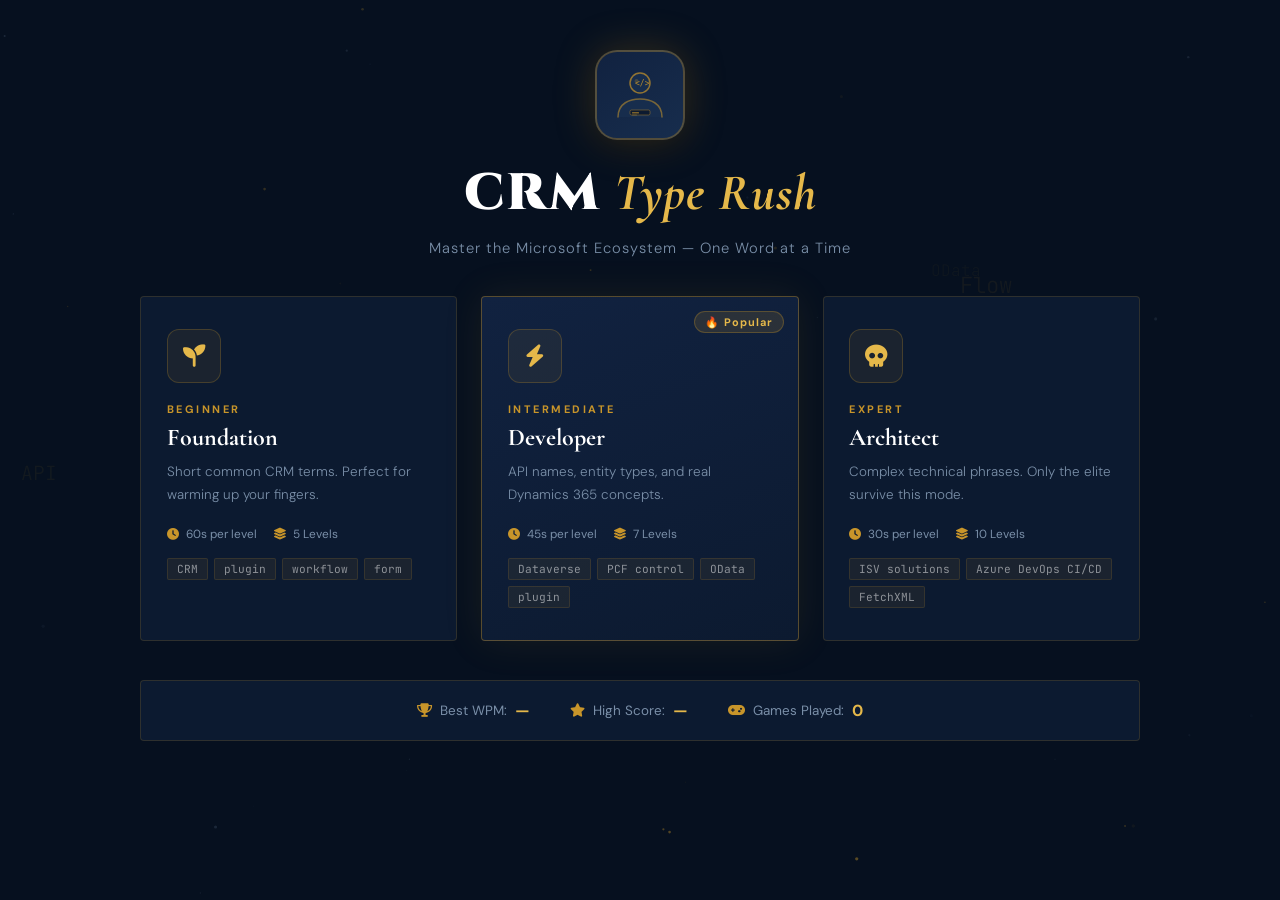
<file: game.html>
<!doctype html>
<html lang="en">
	<head>
		<meta charset="UTF-8" />
		<meta name="viewport" content="width=device-width, initial-scale=1.0" />
		<title>CRM Type Rush — Atif Ahmad</title>
		<link
			href="https://fonts.googleapis.com/css2?family=Cormorant+Garamond:wght@400;600;700&family=DM+Sans:wght@300;400;500;600;700&family=Cinzel:wght@400;600;700;900&family=JetBrains+Mono:wght@300;400;500;600;700&display=swap"
			rel="stylesheet"
		/>
		<link rel="stylesheet" href="https://cdnjs.cloudflare.com/ajax/libs/font-awesome/6.5.0/css/all.min.css" />
		<link rel="stylesheet" href="game.css" />
	</head>
	<body>
		<!-- Particle canvas -->
		<canvas id="particleCanvas"></canvas>

		<!-- ===== SCREEN: HOME ===== -->
		<div class="screen active" id="screen-home">
			<div class="home-inner">
				<div class="game-logo">
					<div class="logo-icon">
						<!-- Static developer / person avatar -->
						<svg viewBox="0 0 64 64" fill="none" xmlns="http://www.w3.org/2000/svg">
							<!-- Head -->
							<circle cx="32" cy="20" r="10" fill="#172d4d" stroke="rgba(200,149,42,0.7)" stroke-width="1.5" />
							<!-- Face highlight -->
							<circle cx="28.5" cy="18" r="2" fill="rgba(200,149,42,0.25)" />
							<!-- Code symbol on head -->
							<text x="27" y="23" font-family="monospace" font-size="8" fill="rgba(200,149,42,0.9)">&lt;/&gt;</text>
							<!-- Shoulders / body -->
							<path d="M10 54 C10 40 22 36 32 36 C42 36 54 40 54 54" fill="#172d4d" stroke="rgba(200,149,42,0.55)" stroke-width="1.5" stroke-linecap="round" />
							<!-- Laptop hint on lap -->
							<rect x="22" y="47" width="20" height="5" rx="1.5" fill="#0c1a30" stroke="rgba(200,149,42,0.4)" stroke-width="1" />
							<rect x="24" y="49" width="7" height="1.5" rx="0.5" fill="rgba(200,149,42,0.6)" />
							<rect x="24" y="51.5" width="5" height="1" rx="0.5" fill="rgba(200,149,42,0.35)" />
						</svg>
					</div>
					<h1 class="logo-title">CRM <em>Type Rush</em></h1>
					<p class="logo-sub">Master the Microsoft Ecosystem — One Word at a Time</p>
				</div>

				<div class="mode-grid">
					<div class="mode-card" data-mode="beginner" onclick="selectMode('beginner')">
						<div class="mode-icon"><i class="fas fa-seedling"></i></div>
						<div class="mode-badge">Beginner</div>
						<div class="mode-name">Foundation</div>
						<div class="mode-desc">Short common CRM terms. Perfect for warming up your fingers.</div>
						<div class="mode-meta">
							<span><i class="fas fa-clock"></i> 60s per level</span>
							<span><i class="fas fa-layer-group"></i> 5 Levels</span>
						</div>
						<div class="mode-words-preview"><span>CRM</span><span>plugin</span><span>workflow</span><span>form</span></div>
					</div>

					<div class="mode-card featured" data-mode="intermediate" onclick="selectMode('intermediate')">
						<div class="mode-hot">🔥 Popular</div>
						<div class="mode-icon"><i class="fas fa-bolt"></i></div>
						<div class="mode-badge">Intermediate</div>
						<div class="mode-name">Developer</div>
						<div class="mode-desc">API names, entity types, and real Dynamics 365 concepts.</div>
						<div class="mode-meta">
							<span><i class="fas fa-clock"></i> 45s per level</span>
							<span><i class="fas fa-layer-group"></i> 7 Levels</span>
						</div>
						<div class="mode-words-preview"><span>Dataverse</span><span>PCF control</span><span>OData</span><span>plugin</span></div>
					</div>

					<div class="mode-card" data-mode="expert" onclick="selectMode('expert')">
						<div class="mode-icon"><i class="fas fa-skull"></i></div>
						<div class="mode-badge">Expert</div>
						<div class="mode-name">Architect</div>
						<div class="mode-desc">Complex technical phrases. Only the elite survive this mode.</div>
						<div class="mode-meta">
							<span><i class="fas fa-clock"></i> 30s per level</span>
							<span><i class="fas fa-layer-group"></i> 10 Levels</span>
						</div>
						<div class="mode-words-preview"><span>ISV solutions</span><span>Azure DevOps CI/CD</span><span>FetchXML</span></div>
					</div>
				</div>

				<div class="home-footer">
					<div class="hf-stat"><i class="fas fa-trophy"></i> Best WPM: <strong id="best-wpm-display">—</strong></div>
					<div class="hf-stat"><i class="fas fa-star"></i> High Score: <strong id="best-score-display">—</strong></div>
					<div class="hf-stat"><i class="fas fa-gamepad"></i> Games Played: <strong id="games-played-display">0</strong></div>
				</div>
			</div>
		</div>

		<!-- ===== SCREEN: LEVEL SELECT ===== -->
		<div class="screen" id="screen-levels">
			<div class="levels-inner">
				<div class="levels-header">
					<button class="back-screen-btn" onclick="goHome()"><i class="fas fa-arrow-left"></i></button>
					<div>
						<div class="levels-eyebrow" id="levels-mode-label">Beginner Mode</div>
						<h2 class="levels-title">Choose Your <em>Level</em></h2>
					</div>
				</div>
				<div class="levels-grid" id="levels-grid"></div>
			</div>
		</div>

		<!-- ===== SCREEN: GAME ===== -->
		<div class="screen" id="screen-game">
			<div class="game-ui">
				<!-- Top HUD -->
				<div class="hud">
					<div class="hud-item">
						<div class="hud-label">WPM</div>
						<div class="hud-val" id="hud-wpm">0</div>
					</div>
					<div class="hud-item">
						<div class="hud-label">Accuracy</div>
						<div class="hud-val" id="hud-acc">100%</div>
					</div>
					<div class="hud-center">
						<div class="hud-level-badge" id="hud-level-badge">Level 1</div>
						<div class="timer-ring-wrap">
							<svg class="timer-ring" viewBox="0 0 120 120">
								<circle class="ring-track" cx="60" cy="60" r="52" />
								<circle class="ring-fill" id="ring-fill" cx="60" cy="60" r="52" />
							</svg>
							<div class="timer-num" id="timer-num">60</div>
						</div>
					</div>
					<div class="hud-item">
						<div class="hud-label">Score</div>
						<div class="hud-val" id="hud-score">0</div>
					</div>
					<div class="hud-item">
						<div class="hud-label">Streak</div>
						<div class="hud-val" id="hud-streak">0<span style="font-size: 0.6rem; color: var(--gold)">🔥</span></div>
					</div>
				</div>

				<!-- Word stream -->
				<div class="word-stream-wrap">
					<div class="word-stream" id="word-stream"></div>
				</div>

				<!-- Current word display -->
				<div class="current-word-display">
					<div class="cw-label">Type this word</div>
					<div class="current-word" id="current-word">—</div>
					<div class="cw-progress-wrap">
						<div class="cw-progress" id="cw-progress"></div>
					</div>
				</div>

				<!-- Input area -->
				<div class="input-area">
					<div class="input-wrap">
						<i class="fas fa-keyboard input-icon"></i>
						<input
							type="text"
							id="game-input"
							class="game-input"
							placeholder="Start typing…"
							autocomplete="off"
							autocorrect="off"
							autocapitalize="none"
							spellcheck="false"
						/>
						<div class="input-hint" id="input-hint"></div>
					</div>
				</div>

				<!-- Progress bar -->
				<div class="level-progress-wrap">
					<div class="lp-label">Level Progress</div>
					<div class="lp-track"><div class="lp-fill" id="lp-fill"></div></div>
					<div class="lp-words" id="lp-words">0 / 0 words</div>
				</div>

				<!-- Quit -->
				<button class="quit-btn" onclick="quitGame()"><i class="fas fa-times"></i> Quit</button>
			</div>
		</div>

		<!-- ===== SCREEN: RESULT ===== -->
		<div class="screen" id="screen-result">
			<div class="result-inner">
				<div class="result-trophy" id="result-trophy">🏆</div>
				<div class="result-title" id="result-title">Level Complete!</div>
				<div class="result-sub" id="result-sub">Excellent typing skills!</div>

				<div class="result-stats">
					<div class="rs-card">
						<div class="rs-val" id="rs-wpm">0</div>
						<div class="rs-lbl">WPM</div>
					</div>
					<div class="rs-card">
						<div class="rs-val" id="rs-acc">0%</div>
						<div class="rs-lbl">Accuracy</div>
					</div>
					<div class="rs-card">
						<div class="rs-val" id="rs-score">0</div>
						<div class="rs-lbl">Score</div>
					</div>
					<div class="rs-card">
						<div class="rs-val" id="rs-streak">0</div>
						<div class="rs-lbl">Best Streak</div>
					</div>
				</div>

				<div class="result-stars" id="result-stars"></div>

				<div class="result-btns">
					<button class="btn-gold-game" id="btn-next" onclick="nextLevel()"><i class="fas fa-arrow-right"></i> Next Level</button>
					<button class="btn-outline-game" onclick="replayLevel()"><i class="fas fa-redo"></i> Replay</button>
					<button class="btn-outline-game" onclick="goHome()"><i class="fas fa-home"></i> Home</button>
				</div>
			</div>
		</div>

		<!-- Floating combo popup -->
		<div class="combo-popup" id="combo-popup"></div>

		<script src="game.js"></script>
	</body>
</html>
</file>
<file: game.css>
:root {
	--navy: #06101f;
	--navy2: #0c1a30;
	--navy3: #112240;
	--navy4: #172d4d;
	--gold: #c8952a;
	--gold2: #e5b84a;
	--gold3: #f7d980;
	--gold-pale: rgba(200, 149, 42, 0.08);
	--white: #ffffff;
	--muted: #7a8fa8;
	--border: rgba(200, 149, 42, 0.18);
	--green: #4ade80;
	--red: #f87171;
	--ring-r: 52;
	--ring-c: 326.73; /* 2π×52 */
}

*,
*::before,
*::after {
	margin: 0;
	padding: 0;
	box-sizing: border-box;
}
html {
	font-size: 16px;
}

body {
	font-family: "DM Sans", sans-serif;
	background: var(--navy);
	color: var(--white);
	min-height: 100vh;
	overflow-x: hidden;
	cursor: default;
}

/* ── CANVAS ── */
#particleCanvas {
	position: fixed;
	inset: 0;
	z-index: 0;
	pointer-events: none;
}

/* ── SCREENS ── */
.screen {
	position: fixed;
	inset: 0;
	z-index: 10;
	display: flex;
	align-items: flex-start;
	justify-content: center;
	padding: 40px 20px 40px;
	opacity: 0;
	pointer-events: none;
	transition:
		opacity 0.45s ease,
		transform 0.45s ease;
	transform: translateY(20px);
	overflow-y: auto;
}
.screen.active {
	opacity: 1;
	pointer-events: all;
	transform: translateY(0);
}
#screen-game,
#screen-result {
	align-items: center;
}

/* ═══════════════════════════════════════════
   HOME SCREEN
═══════════════════════════════════════════ */
.home-inner {
	width: 100%;
	max-width: 1000px;
	display: flex;
	flex-direction: column;
	align-items: center;
	gap: 2.4rem;
	padding: 10px 0 40px;
	margin-top: 0;
}

.game-logo {
	text-align: center;
}
.logo-icon {
	width: 90px;
	height: 90px;
	border-radius: 22px;
	background: linear-gradient(145deg, var(--navy3), var(--navy4));
	border: 2px solid rgba(200, 149, 42, 0.35);
	display: flex;
	align-items: center;
	justify-content: center;
	margin: 0 auto 1.2rem;
	box-shadow:
		0 0 40px rgba(200, 149, 42, 0.25),
		0 8px 32px rgba(0, 0, 0, 0.4);
	/* No animation — static */
	overflow: hidden;
	position: relative;
}
.logo-icon svg {
	width: 64px;
	height: 64px;
}
.logo-title {
	font-family: "Cinzel", serif;
	font-size: clamp(2rem, 5vw, 3.2rem);
	font-weight: 900;
	letter-spacing: 1px;
}
.logo-title em {
	color: var(--gold2);
	font-style: italic;
	font-family: "Cormorant Garamond", serif;
}
.logo-sub {
	margin-top: 0.6rem;
	color: var(--muted);
	font-size: 0.92rem;
	font-weight: 300;
	letter-spacing: 1px;
}

/* mode cards */
.mode-grid {
	display: grid;
	grid-template-columns: repeat(3, 1fr);
	gap: 1.5rem;
	width: 100%;
}
.mode-card {
	background: var(--navy2);
	border: 1px solid var(--border);
	border-radius: 4px;
	padding: 2rem 1.6rem;
	cursor: pointer;
	transition: all 0.4s;
	position: relative;
	overflow: hidden;
}
.mode-card::before {
	content: "";
	position: absolute;
	top: 0;
	left: 0;
	right: 0;
	height: 2px;
	background: linear-gradient(to right, var(--gold), var(--gold2));
	transform: scaleX(0);
	transform-origin: left;
	transition: transform 0.4s;
}
.mode-card:hover {
	transform: translateY(-8px);
	border-color: rgba(200, 149, 42, 0.4);
	box-shadow: 0 24px 60px rgba(0, 0, 0, 0.5);
}
.mode-card:hover::before {
	transform: scaleX(1);
}
.mode-card.featured {
	border-color: rgba(200, 149, 42, 0.4);
	background: linear-gradient(160deg, var(--navy3) 0%, var(--navy2) 100%);
	box-shadow: 0 0 40px rgba(200, 149, 42, 0.1);
}
.mode-hot {
	position: absolute;
	top: 14px;
	right: 14px;
	font-size: 0.68rem;
	font-weight: 700;
	letter-spacing: 1px;
	background: rgba(200, 149, 42, 0.15);
	border: 1px solid rgba(200, 149, 42, 0.3);
	color: var(--gold2);
	padding: 3px 10px;
	border-radius: 20px;
}
.mode-icon {
	width: 54px;
	height: 54px;
	border-radius: 12px;
	background: var(--gold-pale);
	border: 1px solid rgba(200, 149, 42, 0.25);
	display: flex;
	align-items: center;
	justify-content: center;
	font-size: 1.4rem;
	color: var(--gold2);
	margin-bottom: 1.2rem;
	transition: all 0.3s;
}
.mode-card:hover .mode-icon {
	background: linear-gradient(135deg, var(--gold), var(--gold2));
	color: var(--navy);
}
.mode-badge {
	font-size: 0.68rem;
	font-weight: 700;
	letter-spacing: 2.5px;
	text-transform: uppercase;
	color: var(--gold);
	margin-bottom: 0.4rem;
}
.mode-name {
	font-family: "Cormorant Garamond", serif;
	font-size: 1.5rem;
	font-weight: 700;
	margin-bottom: 0.6rem;
}
.mode-desc {
	color: var(--muted);
	font-size: 0.84rem;
	line-height: 1.7;
	font-weight: 300;
	margin-bottom: 1.2rem;
}
.mode-meta {
	display: flex;
	gap: 1rem;
	flex-wrap: wrap;
	font-size: 0.74rem;
	color: var(--muted);
	margin-bottom: 1rem;
}
.mode-meta i {
	color: var(--gold);
	margin-right: 4px;
}
.mode-words-preview {
	display: flex;
	flex-wrap: wrap;
	gap: 6px;
}
.mode-words-preview span {
	background: var(--gold-pale);
	border: 1px solid rgba(200, 149, 42, 0.15);
	color: rgba(255, 255, 255, 0.5);
	font-size: 0.7rem;
	padding: 3px 9px;
	border-radius: 2px;
	font-family: "JetBrains Mono", monospace;
}

.home-footer {
	display: flex;
	gap: 2.5rem;
	flex-wrap: wrap;
	justify-content: center;
	padding: 1.2rem 2rem;
	background: var(--navy2);
	border: 1px solid var(--border);
	border-radius: 4px;
	width: 100%;
}
.hf-stat {
	font-size: 0.84rem;
	color: var(--muted);
	display: flex;
	align-items: center;
	gap: 8px;
}
.hf-stat i {
	color: var(--gold);
}
.hf-stat strong {
	color: var(--gold2);
	font-size: 1rem;
}

/* ═══════════════════════════════════════════
   LEVEL SELECT SCREEN
═══════════════════════════════════════════ */
.levels-inner {
	width: 100%;
	max-width: 860px;
	padding: 20px 0 40px;
}
.levels-header {
	display: flex;
	align-items: center;
	gap: 1.4rem;
	margin-bottom: 2.5rem;
}
.back-screen-btn {
	width: 44px;
	height: 44px;
	border-radius: 10px;
	background: var(--navy2);
	border: 1px solid var(--border);
	color: var(--muted);
	font-size: 0.95rem;
	cursor: pointer;
	transition: all 0.3s;
	display: flex;
	align-items: center;
	justify-content: center;
}
.back-screen-btn:hover {
	color: var(--gold);
	border-color: var(--gold);
}
.levels-eyebrow {
	font-size: 0.7rem;
	font-weight: 700;
	letter-spacing: 3px;
	text-transform: uppercase;
	color: var(--gold);
	margin-bottom: 0.3rem;
}
.levels-title {
	font-family: "Cormorant Garamond", serif;
	font-size: 2rem;
	font-weight: 700;
}
.levels-title em {
	color: var(--gold2);
	font-style: italic;
}

.levels-grid {
	display: grid;
	grid-template-columns: repeat(auto-fill, minmax(160px, 1fr));
	gap: 1rem;
}
.level-btn {
	background: var(--navy2);
	border: 1px solid var(--border);
	border-radius: 4px;
	padding: 1.4rem 1rem;
	cursor: pointer;
	transition: all 0.35s;
	text-align: center;
	position: relative;
	overflow: hidden;
}
.level-btn.locked {
	opacity: 0.4;
	cursor: not-allowed;
}
.level-btn.completed {
	border-color: rgba(74, 222, 128, 0.3);
}
.level-btn.completed::before {
	content: "✓";
	position: absolute;
	top: 8px;
	right: 10px;
	font-size: 0.7rem;
	color: var(--green);
	font-weight: 700;
}
.level-btn:not(.locked):hover {
	transform: translateY(-5px);
	border-color: rgba(200, 149, 42, 0.5);
	box-shadow: 0 16px 40px rgba(0, 0, 0, 0.4);
}
.lbtn-num {
	font-family: "Cinzel", serif;
	font-size: 1.8rem;
	font-weight: 700;
	color: var(--gold2);
	line-height: 1;
	margin-bottom: 0.4rem;
}
.lbtn-name {
	font-size: 0.8rem;
	font-weight: 600;
	color: var(--white);
	margin-bottom: 0.3rem;
}
.lbtn-meta {
	font-size: 0.7rem;
	color: var(--muted);
}
.lbtn-stars {
	font-size: 0.8rem;
	margin-top: 0.5rem;
}
.level-btn .lock-icon {
	font-size: 1.2rem;
	color: var(--muted);
	margin-bottom: 0.4rem;
}

/* ═══════════════════════════════════════════
   GAME SCREEN
═══════════════════════════════════════════ */
.game-ui {
	width: 100%;
	max-width: 820px;
	display: flex;
	flex-direction: column;
	align-items: center;
	gap: 1.6rem;
	padding: 80px 0 20px;
}

/* HUD */
.hud {
	width: 100%;
	display: flex;
	align-items: center;
	justify-content: space-between;
	background: var(--navy2);
	border: 1px solid var(--border);
	border-radius: 4px;
	padding: 1rem 1.5rem;
}
.hud-item {
	text-align: center;
	min-width: 70px;
}
.hud-label {
	font-size: 0.62rem;
	font-weight: 700;
	letter-spacing: 2px;
	text-transform: uppercase;
	color: var(--muted);
	margin-bottom: 4px;
}
.hud-val {
	font-family: "Cormorant Garamond", serif;
	font-size: 1.5rem;
	font-weight: 700;
	color: var(--gold2);
	line-height: 1;
}
.hud-center {
	display: flex;
	flex-direction: column;
	align-items: center;
	gap: 8px;
}
.hud-level-badge {
	font-size: 0.68rem;
	font-weight: 700;
	letter-spacing: 2px;
	text-transform: uppercase;
	color: var(--gold);
	background: var(--gold-pale);
	border: 1px solid rgba(200, 149, 42, 0.25);
	padding: 4px 14px;
	border-radius: 20px;
}

/* Timer ring */
.timer-ring-wrap {
	position: relative;
	width: 80px;
	height: 80px;
}
.timer-ring {
	width: 80px;
	height: 80px;
	transform: rotate(-90deg);
}
.ring-track {
	fill: none;
	stroke: rgba(200, 149, 42, 0.1);
	stroke-width: 6;
}
.ring-fill {
	fill: none;
	stroke: var(--gold2);
	stroke-width: 6;
	stroke-linecap: round;
	stroke-dasharray: 326.73;
	stroke-dashoffset: 0;
	transition:
		stroke-dashoffset 0.9s linear,
		stroke 0.5s;
}
.ring-fill.warning {
	stroke: #f97316;
}
.ring-fill.danger {
	stroke: var(--red);
}
.timer-num {
	position: absolute;
	inset: 0;
	display: flex;
	align-items: center;
	justify-content: center;
	font-family: "JetBrains Mono", monospace;
	font-size: 1.4rem;
	font-weight: 700;
	color: var(--white);
}

/* Word stream */
.word-stream-wrap {
	width: 100%;
	background: var(--navy2);
	border: 1px solid var(--border);
	border-radius: 4px;
	padding: 1.2rem 1.5rem;
	overflow: hidden;
	height: 72px;
	position: relative;
}
.word-stream-wrap::before,
.word-stream-wrap::after {
	content: "";
	position: absolute;
	top: 0;
	bottom: 0;
	width: 60px;
	z-index: 2;
	pointer-events: none;
}
.word-stream-wrap::before {
	left: 0;
	background: linear-gradient(to right, var(--navy2), transparent);
}
.word-stream-wrap::after {
	right: 0;
	background: linear-gradient(to left, var(--navy2), transparent);
}
.word-stream {
	display: flex;
	align-items: center;
	gap: 1rem;
	transition: transform 0.4s cubic-bezier(0.4, 0, 0.2, 1);
	white-space: nowrap;
	height: 100%;
}
.stream-word {
	font-family: "JetBrains Mono", monospace;
	font-size: 1rem;
	font-weight: 500;
	color: var(--muted);
	padding: 4px 12px;
	border-radius: 3px;
	transition: all 0.3s;
	border: 1px solid transparent;
	flex-shrink: 0;
}
.stream-word.active {
	color: var(--white);
	background: rgba(200, 149, 42, 0.12);
	border-color: rgba(200, 149, 42, 0.3);
	font-weight: 700;
}
.stream-word.done {
	color: var(--green);
	text-decoration: line-through;
	opacity: 0.5;
}
.stream-word.skipped {
	color: var(--red);
	opacity: 0.4;
}

/* Current word display */
.current-word-display {
	width: 100%;
	background: var(--navy2);
	border: 1px solid var(--border);
	border-radius: 4px;
	padding: 1.8rem;
	text-align: center;
}
.cw-label {
	font-size: 0.62rem;
	font-weight: 700;
	letter-spacing: 3px;
	text-transform: uppercase;
	color: var(--muted);
	margin-bottom: 0.8rem;
}
.current-word {
	font-family: "JetBrains Mono", monospace;
	font-size: clamp(1.6rem, 4vw, 2.4rem);
	font-weight: 700;
	color: var(--white);
	letter-spacing: 2px;
	min-height: 2.5rem;
	transition: color 0.2s;
}
.current-word.correct {
	color: var(--green);
}
.current-word.wrong {
	color: var(--red);
	animation: shake 0.3s;
}
@keyframes shake {
	0%,
	100% {
		transform: translateX(0);
	}
	25% {
		transform: translateX(-6px);
	}
	75% {
		transform: translateX(6px);
	}
}
.cw-progress-wrap {
	margin-top: 0.8rem;
	height: 3px;
	background: rgba(255, 255, 255, 0.06);
	border-radius: 2px;
	overflow: hidden;
}
.cw-progress {
	height: 100%;
	background: linear-gradient(to right, var(--gold), var(--gold2));
	border-radius: 2px;
	width: 0;
	transition: width 0.15s;
}

/* Input */
.input-area {
	width: 100%;
}
.input-wrap {
	position: relative;
	display: flex;
	align-items: center;
}
.input-icon {
	position: absolute;
	left: 18px;
	color: var(--muted);
	font-size: 0.95rem;
	pointer-events: none;
}
.game-input {
	width: 100%;
	background: var(--navy2);
	border: 2px solid var(--border);
	border-radius: 4px;
	padding: 16px 60px 16px 50px;
	color: var(--white);
	font-family: "JetBrains Mono", monospace;
	font-size: 1.1rem;
	font-weight: 500;
	outline: none;
	transition: all 0.3s;
	letter-spacing: 1px;
}
.game-input:focus {
	border-color: var(--gold);
	background: rgba(200, 149, 42, 0.06);
	box-shadow: 0 0 0 4px rgba(200, 149, 42, 0.08);
}
.game-input.correct {
	border-color: var(--green);
}
.game-input.wrong {
	border-color: var(--red);
	background: rgba(248, 113, 113, 0.05);
}
.game-input::placeholder {
	color: rgba(255, 255, 255, 0.2);
}
.input-hint {
	position: absolute;
	right: 16px;
	font-size: 0.72rem;
	color: var(--muted);
	font-family: "JetBrains Mono", monospace;
}

/* Level progress */
.level-progress-wrap {
	width: 100%;
	display: flex;
	align-items: center;
	gap: 1rem;
}
.lp-label {
	font-size: 0.68rem;
	font-weight: 600;
	letter-spacing: 1px;
	color: var(--muted);
	white-space: nowrap;
}
.lp-track {
	flex: 1;
	height: 6px;
	background: rgba(200, 149, 42, 0.08);
	border-radius: 3px;
	overflow: hidden;
}
.lp-fill {
	height: 100%;
	background: linear-gradient(to right, var(--gold), var(--gold2));
	border-radius: 3px;
	width: 0;
	transition: width 0.4s;
}
.lp-words {
	font-size: 0.72rem;
	color: var(--muted);
	white-space: nowrap;
	font-family: "JetBrains Mono", monospace;
}

.quit-btn {
	background: none;
	border: 1px solid rgba(255, 255, 255, 0.1);
	color: var(--muted);
	font-size: 0.78rem;
	padding: 7px 18px;
	border-radius: 4px;
	cursor: pointer;
	transition: all 0.3s;
	font-family: "DM Sans", sans-serif;
}
.quit-btn:hover {
	border-color: var(--red);
	color: var(--red);
}

/* ═══════════════════════════════════════════
   RESULT SCREEN
═══════════════════════════════════════════ */
.result-inner {
	width: 100%;
	max-width: 600px;
	text-align: center;
	display: flex;
	flex-direction: column;
	align-items: center;
	gap: 1.5rem;
	padding: 60px 0 40px;
}
.result-trophy {
	font-size: 5rem;
	animation: trophyPop 0.6s cubic-bezier(0.34, 1.56, 0.64, 1) both;
}
@keyframes trophyPop {
	from {
		transform: scale(0) rotate(-20deg);
		opacity: 0;
	}
	to {
		transform: scale(1) rotate(0deg);
		opacity: 1;
	}
}
.result-title {
	font-family: "Cormorant Garamond", serif;
	font-size: 2.4rem;
	font-weight: 700;
}
.result-sub {
	color: var(--muted);
	font-size: 1rem;
	font-weight: 300;
}

.result-stats {
	display: grid;
	grid-template-columns: repeat(4, 1fr);
	gap: 1rem;
	width: 100%;
}
.rs-card {
	background: var(--navy2);
	border: 1px solid var(--border);
	border-radius: 4px;
	padding: 1.2rem 0.8rem;
}
.rs-val {
	font-family: "Cormorant Garamond", serif;
	font-size: 1.8rem;
	font-weight: 700;
	color: var(--gold2);
	line-height: 1;
	margin-bottom: 4px;
}
.rs-lbl {
	font-size: 0.68rem;
	color: var(--muted);
	letter-spacing: 1px;
	text-transform: uppercase;
}

.result-stars {
	font-size: 2rem;
	letter-spacing: 8px;
}

.result-btns {
	display: flex;
	gap: 1rem;
	flex-wrap: wrap;
	justify-content: center;
}
.btn-gold-game {
	background: linear-gradient(135deg, var(--gold), var(--gold2));
	color: var(--navy);
	padding: 13px 28px;
	border-radius: 4px;
	border: none;
	font-family: "DM Sans", sans-serif;
	font-weight: 700;
	font-size: 0.9rem;
	cursor: pointer;
	transition: all 0.3s;
	display: inline-flex;
	align-items: center;
	gap: 8px;
	box-shadow: 0 4px 16px rgba(200, 149, 42, 0.3);
}
.btn-gold-game:hover {
	transform: translateY(-2px);
	box-shadow: 0 8px 24px rgba(200, 149, 42, 0.5);
}
.btn-outline-game {
	background: transparent;
	color: var(--white);
	padding: 13px 24px;
	border-radius: 4px;
	border: 1px solid rgba(255, 255, 255, 0.2);
	font-family: "DM Sans", sans-serif;
	font-weight: 500;
	font-size: 0.9rem;
	cursor: pointer;
	transition: all 0.3s;
	display: inline-flex;
	align-items: center;
	gap: 8px;
}
.btn-outline-game:hover {
	border-color: var(--gold);
	color: var(--gold);
}

/* ── COMBO POPUP ── */
.combo-popup {
	position: fixed;
	top: 40%;
	left: 50%;
	transform: translate(-50%, -50%) scale(0);
	font-family: "Cinzel", serif;
	font-size: 1.8rem;
	font-weight: 900;
	color: var(--gold2);
	text-shadow: 0 0 30px rgba(200, 149, 42, 0.8);
	pointer-events: none;
	z-index: 999;
	transition: none;
	white-space: nowrap;
}
.combo-popup.show {
	animation: comboPop 0.7s cubic-bezier(0.34, 1.56, 0.64, 1) forwards;
}
@keyframes comboPop {
	0% {
		transform: translate(-50%, -50%) scale(0);
		opacity: 0;
	}
	40% {
		transform: translate(-50%, -60%) scale(1.1);
		opacity: 1;
	}
	80% {
		transform: translate(-50%, -65%) scale(1);
		opacity: 1;
	}
	100% {
		transform: translate(-50%, -80%) scale(0.9);
		opacity: 0;
	}
}

/* ── RESPONSIVE ── */
@media (max-width: 700px) {
	.mode-grid {
		grid-template-columns: 1fr;
	}
	.result-stats {
		grid-template-columns: repeat(2, 1fr);
	}
	.hud {
		flex-wrap: wrap;
		justify-content: center;
		gap: 0.8rem;
	}
	.hud-center {
		order: -1;
		width: 100%;
	}
}
</file>
